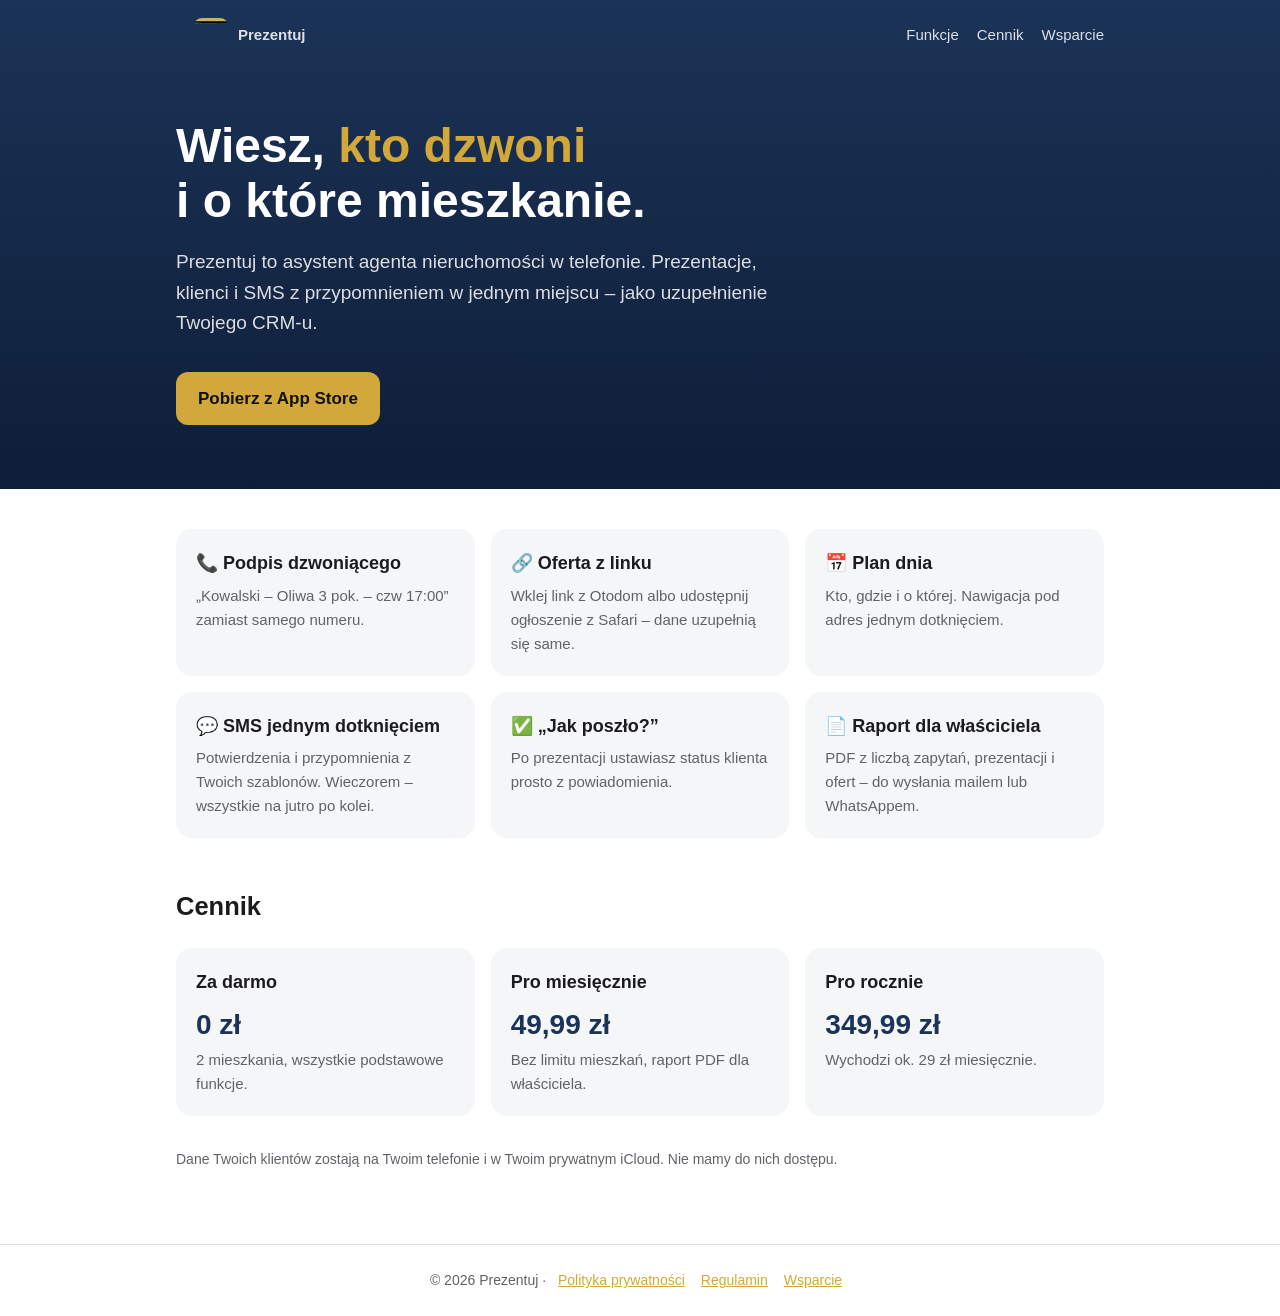
<file: index.html>
<!DOCTYPE html>
<html lang="pl"><head><meta charset="utf-8"><meta name="viewport" content="width=device-width,initial-scale=1">
<title>Prezentuj – kalendarz agenta nieruchomości</title>
<meta name="description" content="Wiesz, kto dzwoni i o które mieszkanie. Prezentacje, klienci i SMS z przypomnieniem w jednej aplikacji dla agentów nieruchomości.">
<link rel="stylesheet" href="style.css"><link rel="icon" href="icon.png"></head><body>
<header>
<div class="nav"><a class="logo" href="./"><img src="icon.png" alt="">Prezentuj</a>
<div><a href="#funkcje">Funkcje</a><a href="#cennik">Cennik</a><a href="wsparcie">Wsparcie</a></div></div>
<div class="hero">
<h1>Wiesz, <span>kto dzwoni</span><br>i o które mieszkanie.</h1>
<p>Prezentuj to asystent agenta nieruchomości w telefonie. Prezentacje, klienci i SMS z przypomnieniem w jednym miejscu – jako uzupełnienie Twojego CRM-u.</p>
<a class="btn" href="#">Pobierz z App Store</a>
</div></header>
<main>
<section id="funkcje"><div class="grid">
<div class="card"><h3>📞 Podpis dzwoniącego</h3><p>„Kowalski – Oliwa 3 pok. – czw 17:00” zamiast samego numeru.</p></div>
<div class="card"><h3>🔗 Oferta z linku</h3><p>Wklej link z Otodom albo udostępnij ogłoszenie z Safari – dane uzupełnią się same.</p></div>
<div class="card"><h3>📅 Plan dnia</h3><p>Kto, gdzie i o której. Nawigacja pod adres jednym dotknięciem.</p></div>
<div class="card"><h3>💬 SMS jednym dotknięciem</h3><p>Potwierdzenia i przypomnienia z Twoich szablonów. Wieczorem – wszystkie na jutro po kolei.</p></div>
<div class="card"><h3>✅ „Jak poszło?”</h3><p>Po prezentacji ustawiasz status klienta prosto z powiadomienia.</p></div>
<div class="card"><h3>📄 Raport dla właściciela</h3><p>PDF z liczbą zapytań, prezentacji i ofert – do wysłania mailem lub WhatsAppem.</p></div>
</div></section>
<section id="cennik" style="margin-top:48px"><h2>Cennik</h2>
<div class="price">
<div class="card"><h3>Za darmo</h3><b>0 zł</b><p>2 mieszkania, wszystkie podstawowe funkcje.</p></div>
<div class="card"><h3>Pro miesięcznie</h3><b>49,99 zł</b><p>Bez limitu mieszkań, raport PDF dla właściciela.</p></div>
<div class="card"><h3>Pro rocznie</h3><b>349,99 zł</b><p>Wychodzi ok. 29 zł miesięcznie.</p></div>
</div></section>
<p class="muted" style="margin-top:32px">Dane Twoich klientów zostają na Twoim telefonie i w Twoim prywatnym iCloud. Nie mamy do nich dostępu.</p>
</main>
<footer>© 2026 Prezentuj · <a href="prywatnosc">Polityka prywatności</a><a href="regulamin">Regulamin</a><a href="wsparcie">Wsparcie</a></footer>
</body></html>
</file>
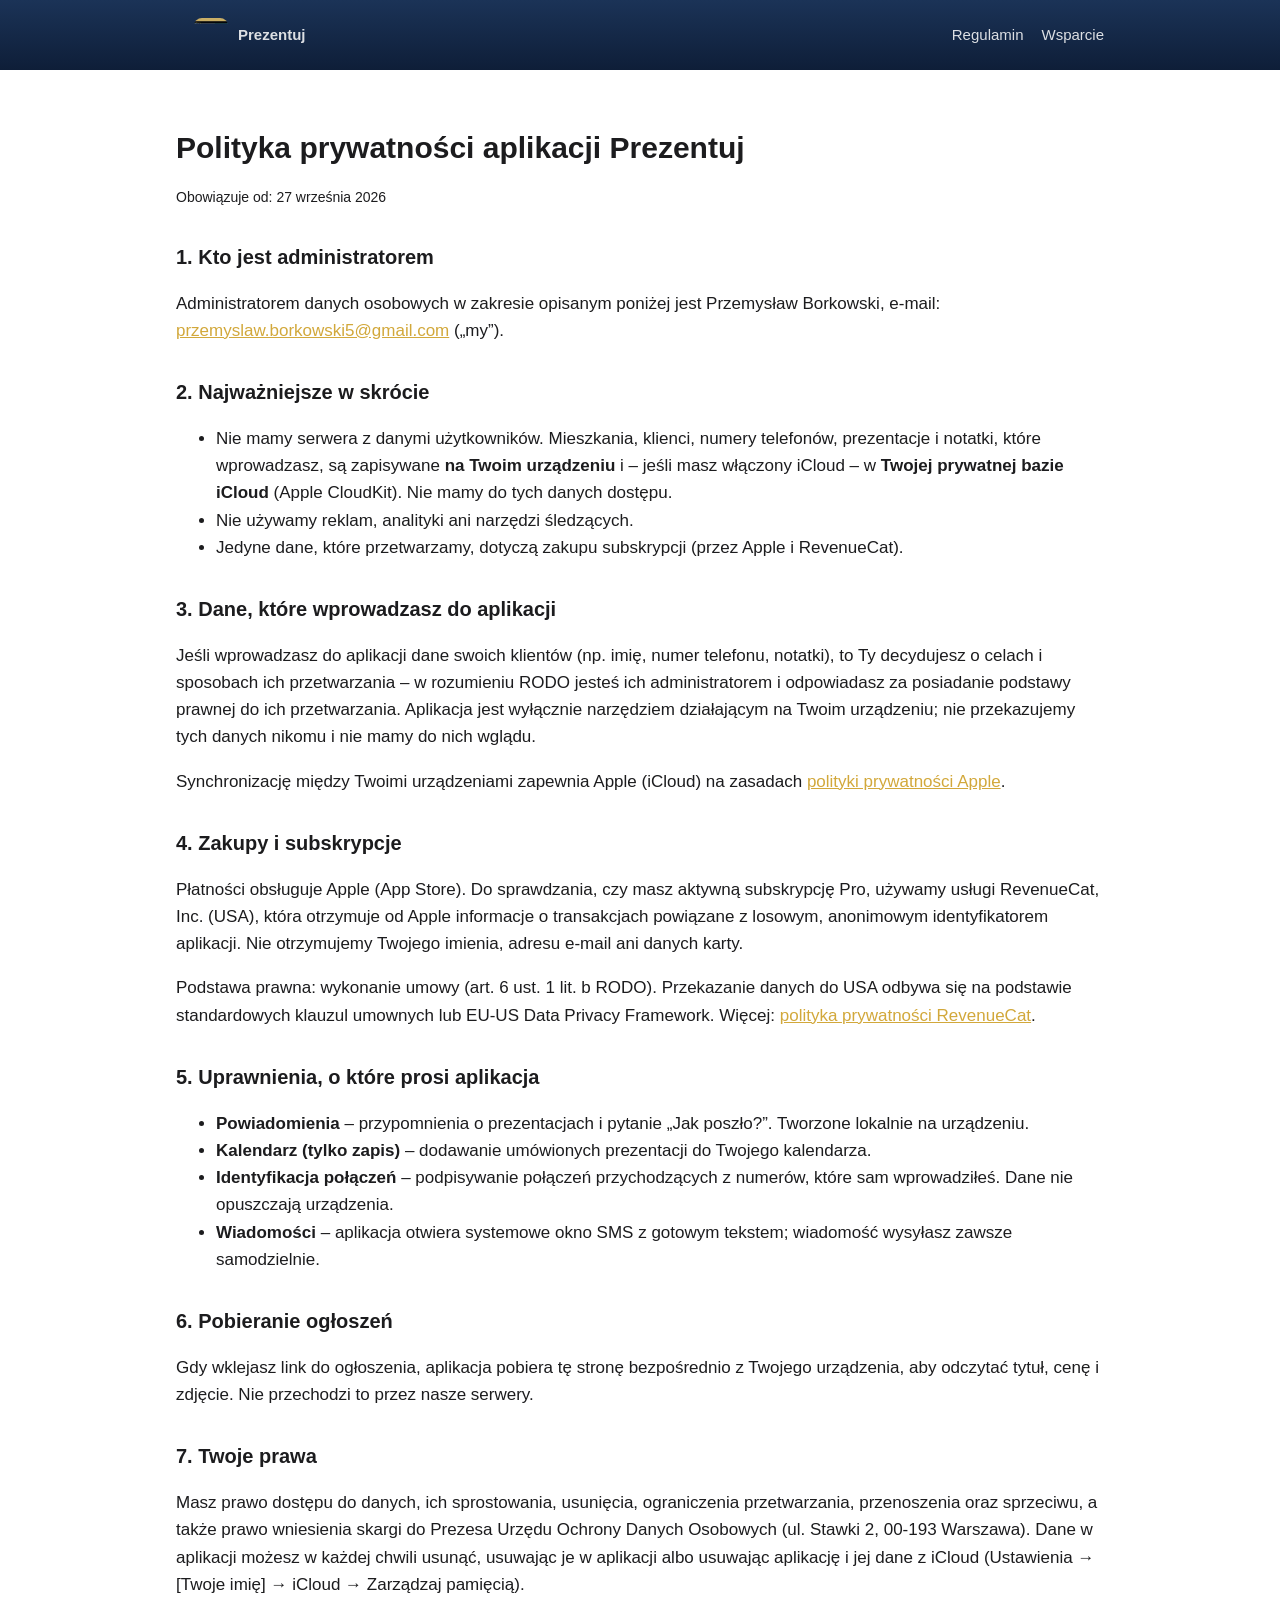
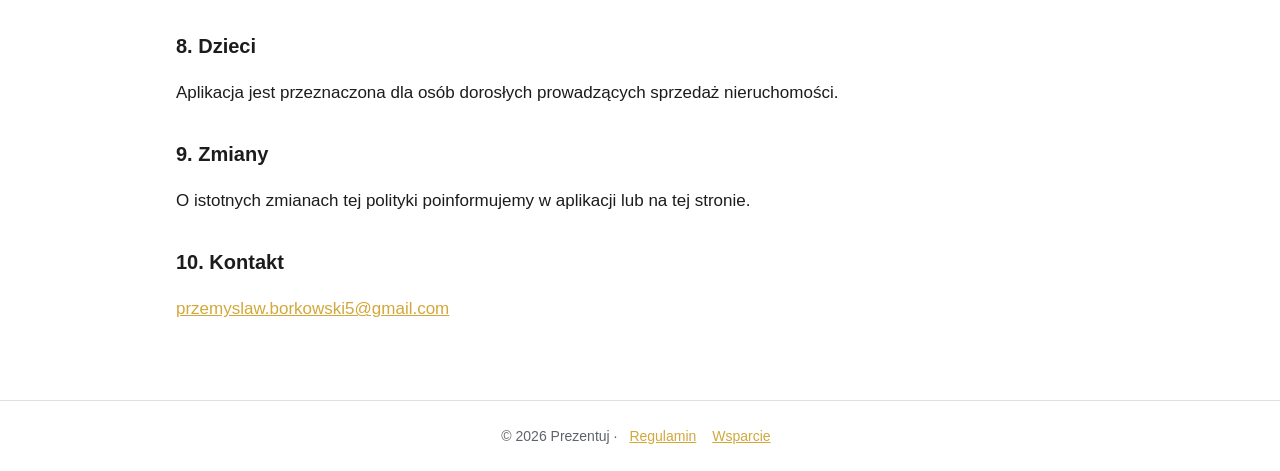
<file: prywatnosc.html>
<!DOCTYPE html>
<html lang="pl"><head><meta charset="utf-8"><meta name="viewport" content="width=device-width,initial-scale=1">
<title>Polityka prywatności – Prezentuj</title><link rel="stylesheet" href="style.css"><link rel="icon" href="icon.png"></head><body>
<header><div class="nav"><a class="logo" href="./"><img src="icon.png" alt="">Prezentuj</a><div><a href="regulamin">Regulamin</a><a href="wsparcie">Wsparcie</a></div></div></header>
<main class="doc">
<h1>Polityka prywatności aplikacji Prezentuj</h1>
<p class="muted">Obowiązuje od: 27 września 2026</p>

<h2>1. Kto jest administratorem</h2>
<p>Administratorem danych osobowych w zakresie opisanym poniżej jest Przemysław Borkowski, e-mail: <a href="mailto:przemyslaw.borkowski5@gmail.com">przemyslaw.borkowski5@gmail.com</a> („my”).</p>

<h2>2. Najważniejsze w skrócie</h2>
<ul>
<li>Nie mamy serwera z danymi użytkowników. Mieszkania, klienci, numery telefonów, prezentacje i notatki, które wprowadzasz, są zapisywane <b>na Twoim urządzeniu</b> i – jeśli masz włączony iCloud – w <b>Twojej prywatnej bazie iCloud</b> (Apple CloudKit). Nie mamy do tych danych dostępu.</li>
<li>Nie używamy reklam, analityki ani narzędzi śledzących.</li>
<li>Jedyne dane, które przetwarzamy, dotyczą zakupu subskrypcji (przez Apple i RevenueCat).</li>
</ul>

<h2>3. Dane, które wprowadzasz do aplikacji</h2>
<p>Jeśli wprowadzasz do aplikacji dane swoich klientów (np. imię, numer telefonu, notatki), to Ty decydujesz o celach i sposobach ich przetwarzania – w rozumieniu RODO jesteś ich administratorem i odpowiadasz za posiadanie podstawy prawnej do ich przetwarzania. Aplikacja jest wyłącznie narzędziem działającym na Twoim urządzeniu; nie przekazujemy tych danych nikomu i nie mamy do nich wglądu.</p>
<p>Synchronizację między Twoimi urządzeniami zapewnia Apple (iCloud) na zasadach <a href="https://www.apple.com/legal/privacy/pl/">polityki prywatności Apple</a>.</p>

<h2>4. Zakupy i subskrypcje</h2>
<p>Płatności obsługuje Apple (App Store). Do sprawdzania, czy masz aktywną subskrypcję Pro, używamy usługi RevenueCat, Inc. (USA), która otrzymuje od Apple informacje o transakcjach powiązane z losowym, anonimowym identyfikatorem aplikacji. Nie otrzymujemy Twojego imienia, adresu e-mail ani danych karty.</p>
<p>Podstawa prawna: wykonanie umowy (art. 6 ust. 1 lit. b RODO). Przekazanie danych do USA odbywa się na podstawie standardowych klauzul umownych lub EU-US Data Privacy Framework. Więcej: <a href="https://www.revenuecat.com/privacy">polityka prywatności RevenueCat</a>.</p>

<h2>5. Uprawnienia, o które prosi aplikacja</h2>
<ul>
<li><b>Powiadomienia</b> – przypomnienia o prezentacjach i pytanie „Jak poszło?”. Tworzone lokalnie na urządzeniu.</li>
<li><b>Kalendarz (tylko zapis)</b> – dodawanie umówionych prezentacji do Twojego kalendarza.</li>
<li><b>Identyfikacja połączeń</b> – podpisywanie połączeń przychodzących z numerów, które sam wprowadziłeś. Dane nie opuszczają urządzenia.</li>
<li><b>Wiadomości</b> – aplikacja otwiera systemowe okno SMS z gotowym tekstem; wiadomość wysyłasz zawsze samodzielnie.</li>
</ul>

<h2>6. Pobieranie ogłoszeń</h2>
<p>Gdy wklejasz link do ogłoszenia, aplikacja pobiera tę stronę bezpośrednio z Twojego urządzenia, aby odczytać tytuł, cenę i zdjęcie. Nie przechodzi to przez nasze serwery.</p>

<h2>7. Twoje prawa</h2>
<p>Masz prawo dostępu do danych, ich sprostowania, usunięcia, ograniczenia przetwarzania, przenoszenia oraz sprzeciwu, a także prawo wniesienia skargi do Prezesa Urzędu Ochrony Danych Osobowych (ul. Stawki 2, 00-193 Warszawa). Dane w aplikacji możesz w każdej chwili usunąć, usuwając je w aplikacji albo usuwając aplikację i jej dane z iCloud (Ustawienia → [Twoje imię] → iCloud → Zarządzaj pamięcią).</p>

<h2>8. Dzieci</h2>
<p>Aplikacja jest przeznaczona dla osób dorosłych prowadzących sprzedaż nieruchomości.</p>

<h2>9. Zmiany</h2>
<p>O istotnych zmianach tej polityki poinformujemy w aplikacji lub na tej stronie.</p>

<h2>10. Kontakt</h2>
<p><a href="mailto:przemyslaw.borkowski5@gmail.com">przemyslaw.borkowski5@gmail.com</a></p>
</main>
<footer>© 2026 Prezentuj · <a href="regulamin">Regulamin</a><a href="wsparcie">Wsparcie</a></footer>
</body></html>
</file>
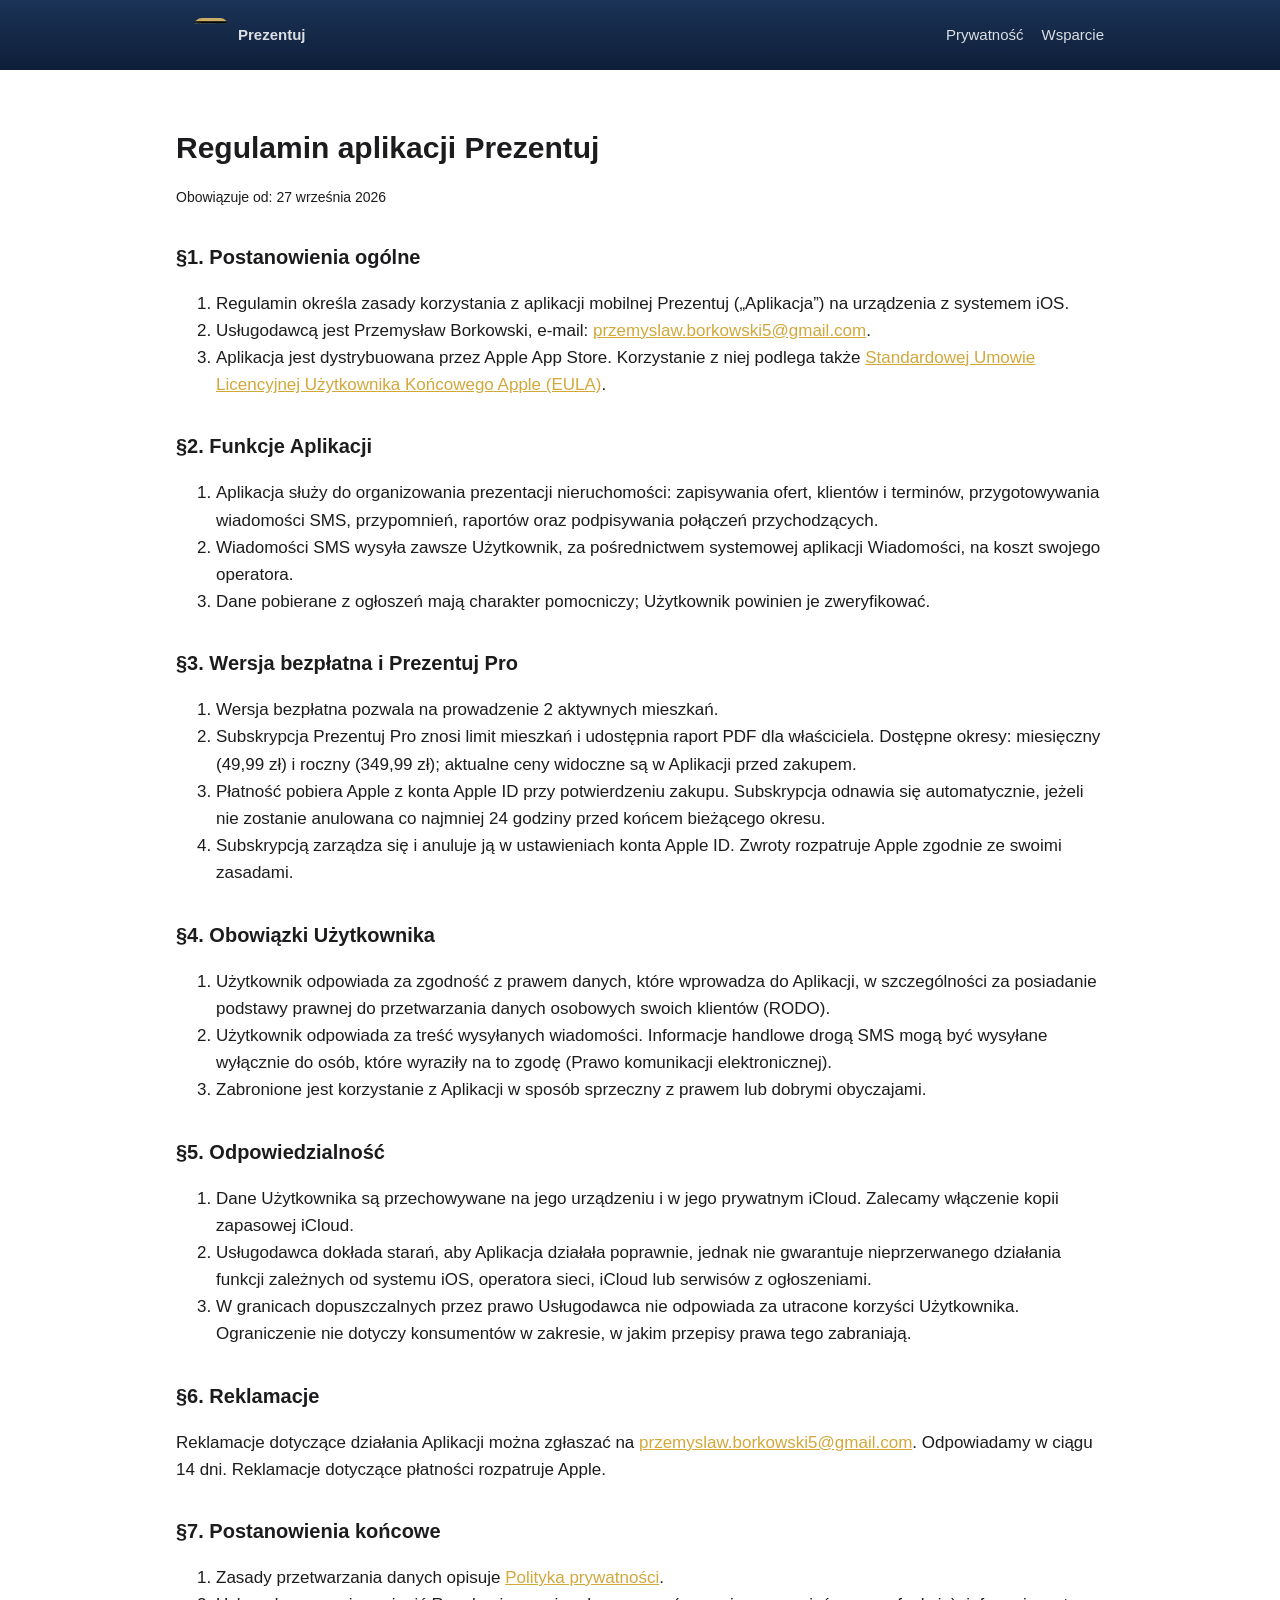
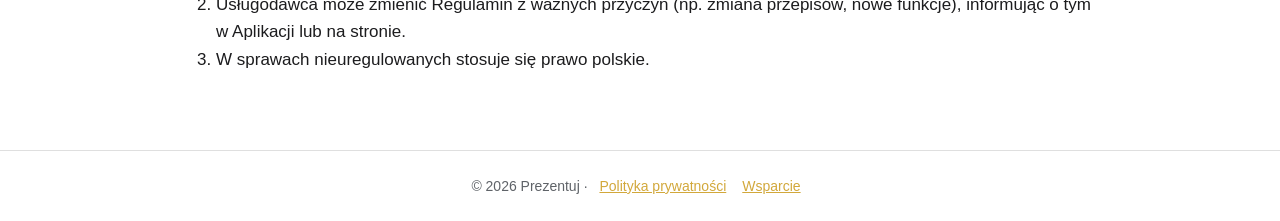
<file: regulamin.html>
<!DOCTYPE html>
<html lang="pl"><head><meta charset="utf-8"><meta name="viewport" content="width=device-width,initial-scale=1">
<title>Regulamin – Prezentuj</title><link rel="stylesheet" href="style.css"><link rel="icon" href="icon.png"></head><body>
<header><div class="nav"><a class="logo" href="./"><img src="icon.png" alt="">Prezentuj</a><div><a href="prywatnosc">Prywatność</a><a href="wsparcie">Wsparcie</a></div></div></header>
<main class="doc">
<h1>Regulamin aplikacji Prezentuj</h1>
<p class="muted">Obowiązuje od: 27 września 2026</p>

<h2>§1. Postanowienia ogólne</h2>
<ol>
<li>Regulamin określa zasady korzystania z aplikacji mobilnej Prezentuj („Aplikacja”) na urządzenia z systemem iOS.</li>
<li>Usługodawcą jest Przemysław Borkowski, e-mail: <a href="mailto:przemyslaw.borkowski5@gmail.com">przemyslaw.borkowski5@gmail.com</a>.</li>
<li>Aplikacja jest dystrybuowana przez Apple App Store. Korzystanie z niej podlega także <a href="https://www.apple.com/legal/internet-services/itunes/dev/stdeula/">Standardowej Umowie Licencyjnej Użytkownika Końcowego Apple (EULA)</a>.</li>
</ol>

<h2>§2. Funkcje Aplikacji</h2>
<ol>
<li>Aplikacja służy do organizowania prezentacji nieruchomości: zapisywania ofert, klientów i terminów, przygotowywania wiadomości SMS, przypomnień, raportów oraz podpisywania połączeń przychodzących.</li>
<li>Wiadomości SMS wysyła zawsze Użytkownik, za pośrednictwem systemowej aplikacji Wiadomości, na koszt swojego operatora.</li>
<li>Dane pobierane z ogłoszeń mają charakter pomocniczy; Użytkownik powinien je zweryfikować.</li>
</ol>

<h2>§3. Wersja bezpłatna i Prezentuj Pro</h2>
<ol>
<li>Wersja bezpłatna pozwala na prowadzenie 2 aktywnych mieszkań.</li>
<li>Subskrypcja Prezentuj Pro znosi limit mieszkań i udostępnia raport PDF dla właściciela. Dostępne okresy: miesięczny (49,99 zł) i roczny (349,99 zł); aktualne ceny widoczne są w Aplikacji przed zakupem.</li>
<li>Płatność pobiera Apple z konta Apple ID przy potwierdzeniu zakupu. Subskrypcja odnawia się automatycznie, jeżeli nie zostanie anulowana co najmniej 24 godziny przed końcem bieżącego okresu.</li>
<li>Subskrypcją zarządza się i anuluje ją w ustawieniach konta Apple ID. Zwroty rozpatruje Apple zgodnie ze swoimi zasadami.</li>
</ol>

<h2>§4. Obowiązki Użytkownika</h2>
<ol>
<li>Użytkownik odpowiada za zgodność z prawem danych, które wprowadza do Aplikacji, w szczególności za posiadanie podstawy prawnej do przetwarzania danych osobowych swoich klientów (RODO).</li>
<li>Użytkownik odpowiada za treść wysyłanych wiadomości. Informacje handlowe drogą SMS mogą być wysyłane wyłącznie do osób, które wyraziły na to zgodę (Prawo komunikacji elektronicznej).</li>
<li>Zabronione jest korzystanie z Aplikacji w sposób sprzeczny z prawem lub dobrymi obyczajami.</li>
</ol>

<h2>§5. Odpowiedzialność</h2>
<ol>
<li>Dane Użytkownika są przechowywane na jego urządzeniu i w jego prywatnym iCloud. Zalecamy włączenie kopii zapasowej iCloud.</li>
<li>Usługodawca dokłada starań, aby Aplikacja działała poprawnie, jednak nie gwarantuje nieprzerwanego działania funkcji zależnych od systemu iOS, operatora sieci, iCloud lub serwisów z ogłoszeniami.</li>
<li>W granicach dopuszczalnych przez prawo Usługodawca nie odpowiada za utracone korzyści Użytkownika. Ograniczenie nie dotyczy konsumentów w zakresie, w jakim przepisy prawa tego zabraniają.</li>
</ol>

<h2>§6. Reklamacje</h2>
<p>Reklamacje dotyczące działania Aplikacji można zgłaszać na <a href="mailto:przemyslaw.borkowski5@gmail.com">przemyslaw.borkowski5@gmail.com</a>. Odpowiadamy w ciągu 14 dni. Reklamacje dotyczące płatności rozpatruje Apple.</p>

<h2>§7. Postanowienia końcowe</h2>
<ol>
<li>Zasady przetwarzania danych opisuje <a href="prywatnosc">Polityka prywatności</a>.</li>
<li>Usługodawca może zmienić Regulamin z ważnych przyczyn (np. zmiana przepisów, nowe funkcje), informując o tym w Aplikacji lub na stronie.</li>
<li>W sprawach nieuregulowanych stosuje się prawo polskie.</li>
</ol>
</main>
<footer>© 2026 Prezentuj · <a href="prywatnosc">Polityka prywatności</a><a href="wsparcie">Wsparcie</a></footer>
</body></html>
</file>
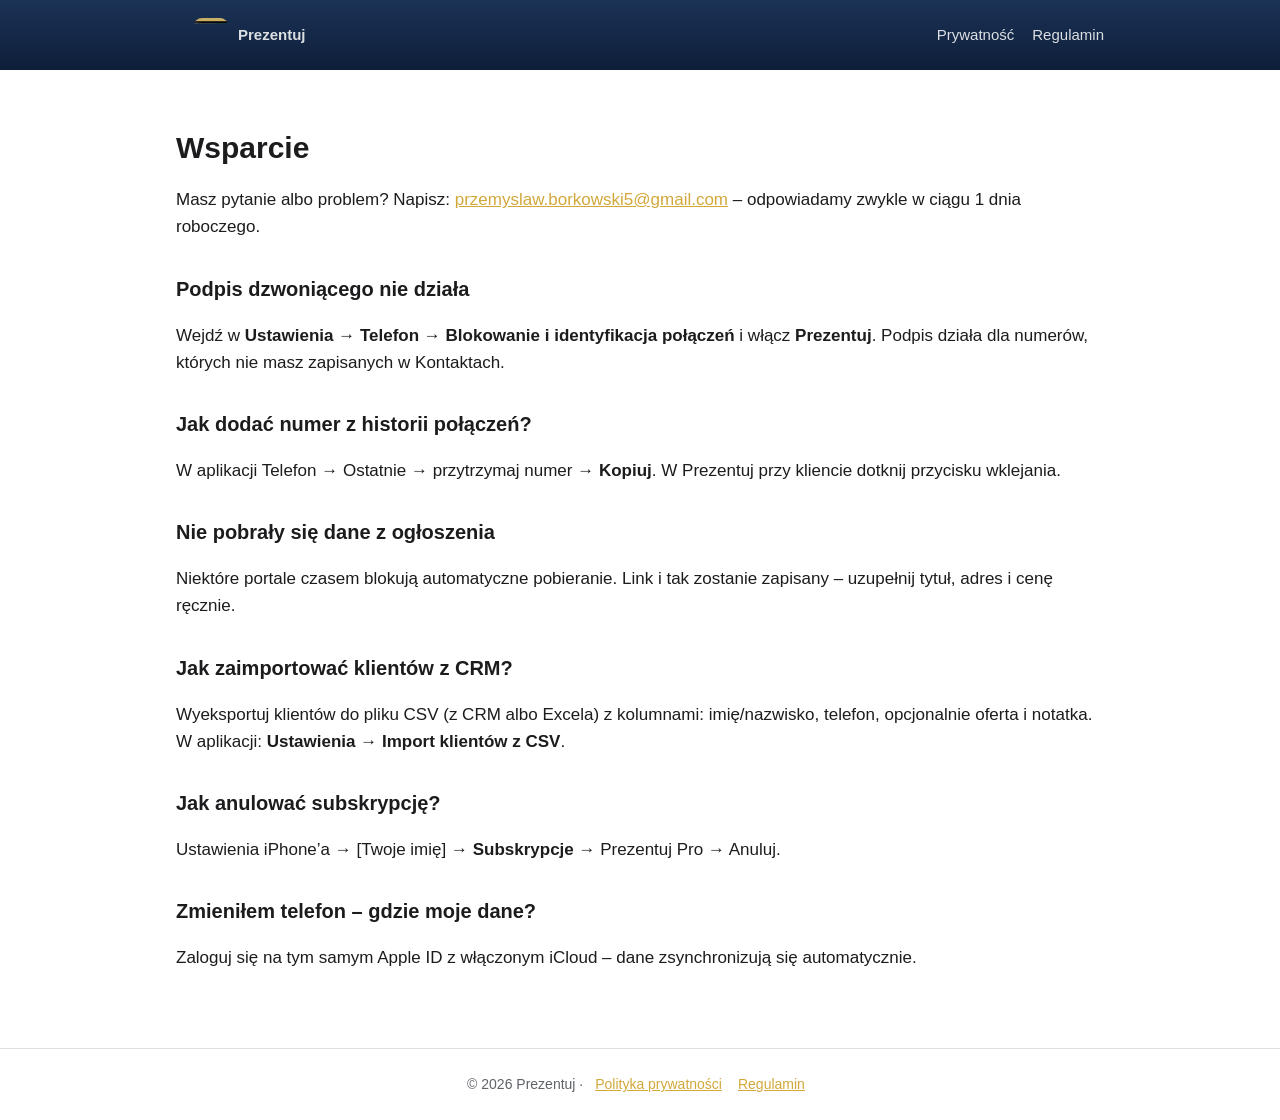
<file: wsparcie.html>
<!DOCTYPE html>
<html lang="pl"><head><meta charset="utf-8"><meta name="viewport" content="width=device-width,initial-scale=1">
<title>Wsparcie – Prezentuj</title><link rel="stylesheet" href="style.css"><link rel="icon" href="icon.png"></head><body>
<header><div class="nav"><a class="logo" href="./"><img src="icon.png" alt="">Prezentuj</a><div><a href="prywatnosc">Prywatność</a><a href="regulamin">Regulamin</a></div></div></header>
<main class="doc">
<h1>Wsparcie</h1>
<p>Masz pytanie albo problem? Napisz: <a href="mailto:przemyslaw.borkowski5@gmail.com">przemyslaw.borkowski5@gmail.com</a> – odpowiadamy zwykle w ciągu 1 dnia roboczego.</p>

<h2>Podpis dzwoniącego nie działa</h2>
<p>Wejdź w <b>Ustawienia → Telefon → Blokowanie i identyfikacja połączeń</b> i włącz <b>Prezentuj</b>. Podpis działa dla numerów, których nie masz zapisanych w Kontaktach.</p>

<h2>Jak dodać numer z historii połączeń?</h2>
<p>W aplikacji Telefon → Ostatnie → przytrzymaj numer → <b>Kopiuj</b>. W Prezentuj przy kliencie dotknij przycisku wklejania.</p>

<h2>Nie pobrały się dane z ogłoszenia</h2>
<p>Niektóre portale czasem blokują automatyczne pobieranie. Link i tak zostanie zapisany – uzupełnij tytuł, adres i cenę ręcznie.</p>

<h2>Jak zaimportować klientów z CRM?</h2>
<p>Wyeksportuj klientów do pliku CSV (z CRM albo Excela) z kolumnami: imię/nazwisko, telefon, opcjonalnie oferta i notatka. W aplikacji: <b>Ustawienia → Import klientów z CSV</b>.</p>

<h2>Jak anulować subskrypcję?</h2>
<p>Ustawienia iPhone’a → [Twoje imię] → <b>Subskrypcje</b> → Prezentuj Pro → Anuluj.</p>

<h2>Zmieniłem telefon – gdzie moje dane?</h2>
<p>Zaloguj się na tym samym Apple ID z włączonym iCloud – dane zsynchronizują się automatycznie.</p>
</main>
<footer>© 2026 Prezentuj · <a href="prywatnosc">Polityka prywatności</a><a href="regulamin">Regulamin</a></footer>
</body></html>
</file>
<file: style.css>
:root{--navy:#1B3357;--navy2:#0E1E38;--gold:#D2A83B;--ink:#1c1c1e;--sec:#5f6368;--bg:#fff;--soft:#f5f6f8}
@media (prefers-color-scheme:dark){:root{--ink:#f2f2f2;--sec:#a0a4ab;--bg:#101318;--soft:#1a1f27}}
*{box-sizing:border-box}html{-webkit-text-size-adjust:100%}
body{margin:0;font:17px/1.6 -apple-system,BlinkMacSystemFont,"Segoe UI",Roboto,Helvetica,Arial,sans-serif;color:var(--ink);background:var(--bg)}
a{color:var(--gold)}
header{background:linear-gradient(180deg,var(--navy),var(--navy2));color:#fff}
.nav{max-width:960px;margin:0 auto;padding:18px 16px;display:flex;justify-content:space-between;align-items:center}
.nav a{color:#fff;text-decoration:none;margin-left:18px;font-size:15px;opacity:.85}
.logo{font-weight:700;font-size:20px;display:flex;align-items:center;gap:10px;color:#fff;text-decoration:none}
.logo img{width:34px;height:34px;border-radius:8px}
.hero{max-width:960px;margin:0 auto;padding:48px 16px 64px}
.hero h1{font-size:clamp(30px,6vw,48px);line-height:1.15;margin:0 0 14px}
.hero h1 span{color:var(--gold)}
.hero p{font-size:19px;opacity:.85;max-width:620px}
.btn{display:inline-block;background:var(--gold);color:#111;font-weight:700;padding:13px 22px;border-radius:12px;text-decoration:none;margin-top:14px}
main{max-width:960px;margin:0 auto;padding:40px 16px 60px}
.grid{display:grid;grid-template-columns:repeat(auto-fit,minmax(240px,1fr));gap:16px}
.card{background:var(--soft);border-radius:16px;padding:20px}
.card h3{margin:0 0 6px;font-size:18px}.card p{margin:0;color:var(--sec);font-size:15px}
.price{display:flex;gap:16px;flex-wrap:wrap;margin-top:10px}
.price .card{flex:1;min-width:220px}
.price b{font-size:28px;color:var(--navy)}@media (prefers-color-scheme:dark){.price b{color:var(--gold)}}
.doc h1{font-size:30px;line-height:1.2}.doc h2{font-size:20px;margin-top:32px}.doc p,.doc li{color:var(--ink)}
.muted{color:var(--sec);font-size:14px}
footer{border-top:1px solid rgba(128,128,128,.25);padding:24px 16px;text-align:center;font-size:14px;color:var(--sec)}
footer a{margin:0 8px}
</file>
